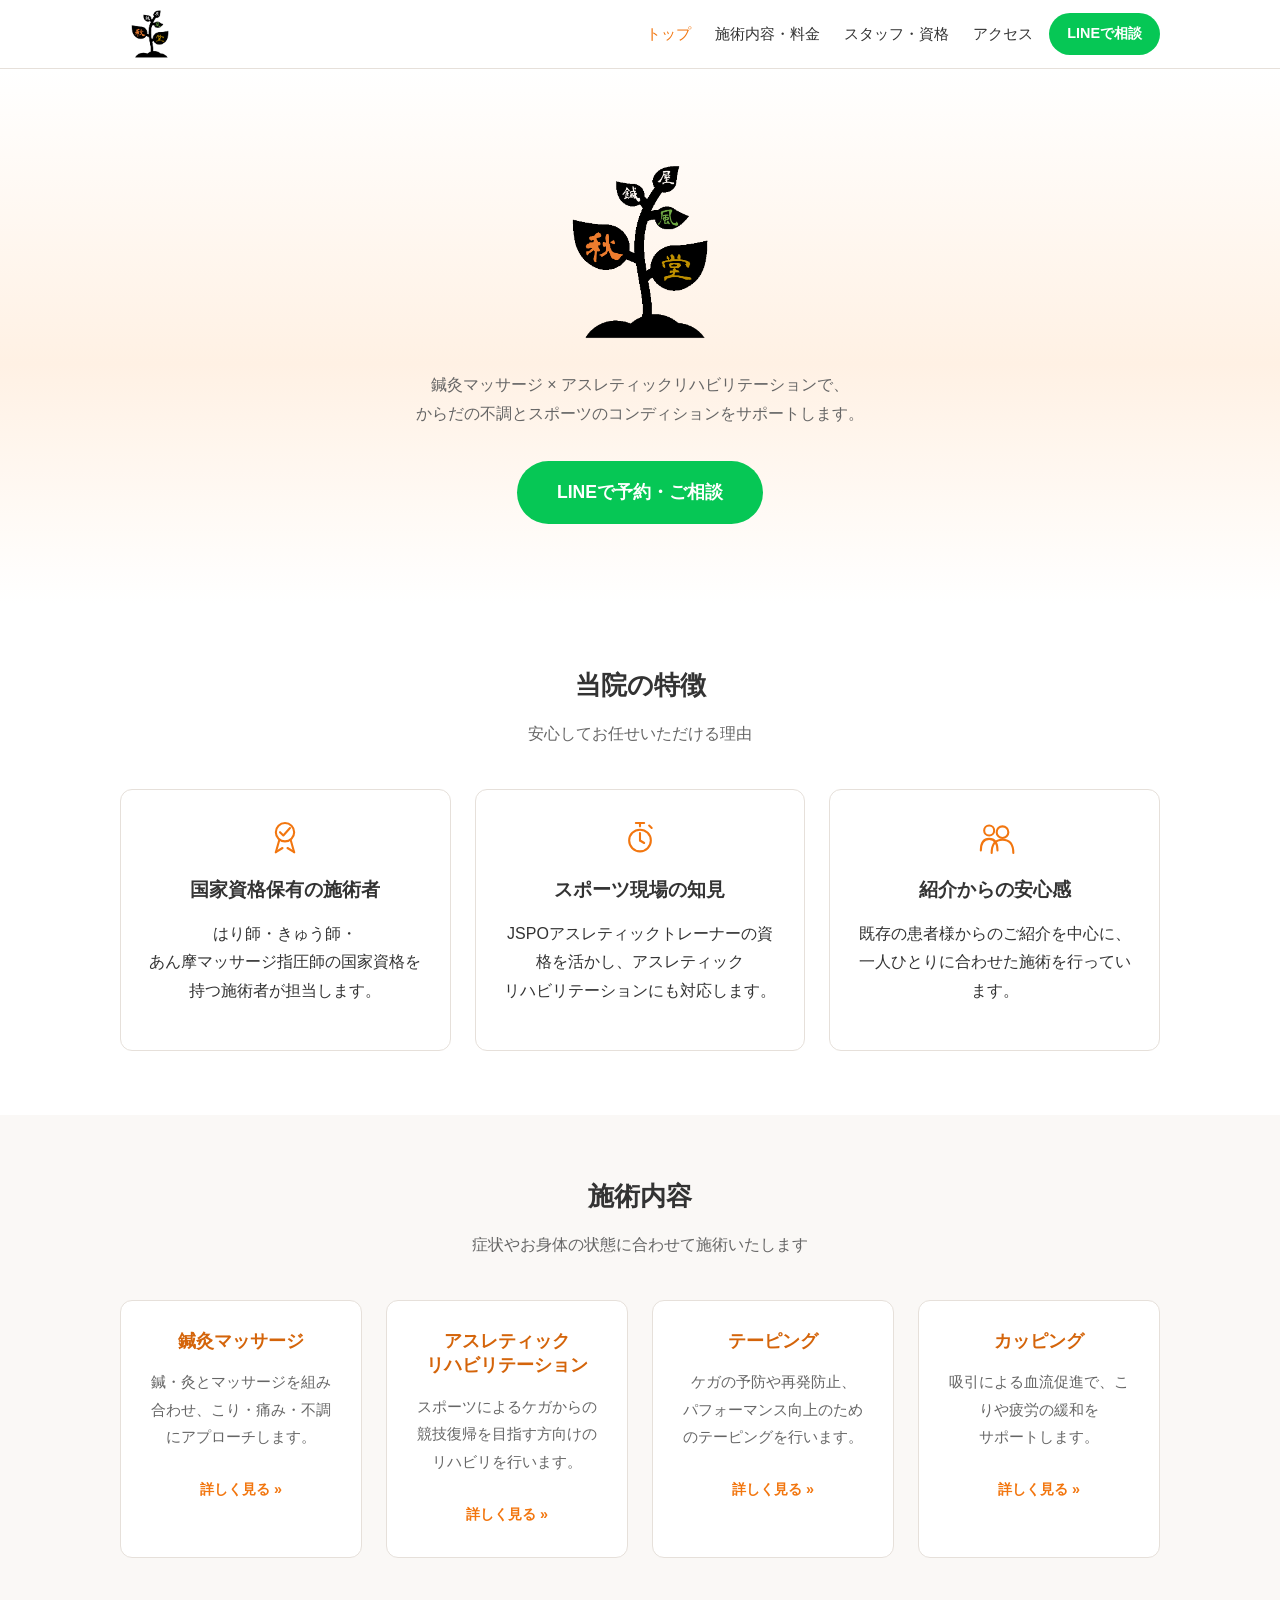
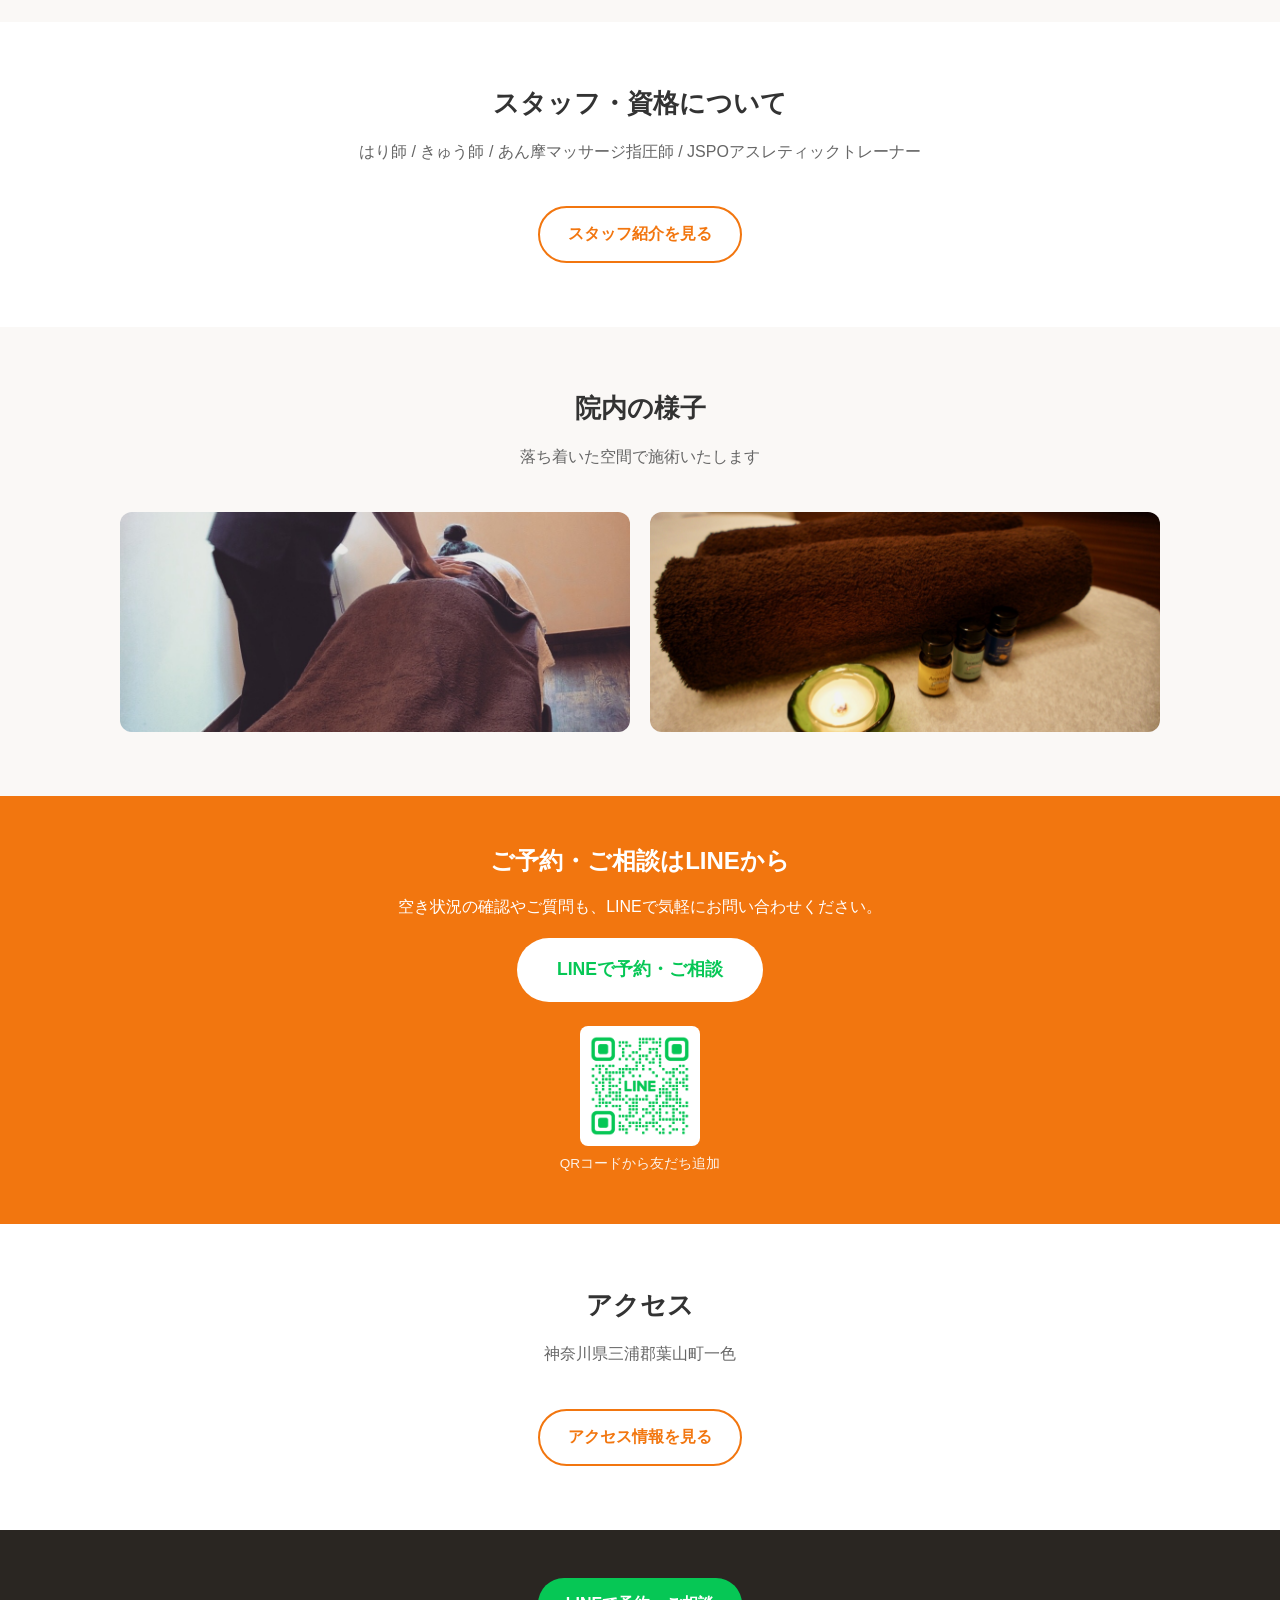
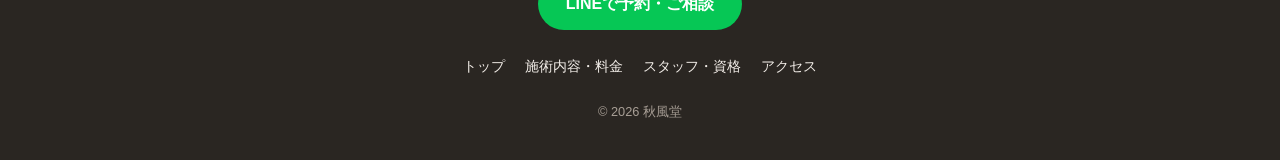
<file: index.html>
<!DOCTYPE html>
<html lang="ja">
<head>
<meta charset="UTF-8">
<meta name="viewport" content="width=device-width, initial-scale=1.0">
<title>秋風堂 | 鍼灸マッサージ・アスレティックリハビリテーション</title>
<meta name="description" content="秋風堂は、はり師・きゅう師・あん摩マッサージ指圧師・JSPOアスレティックトレーナーの資格を持つ施術者が、鍼灸マッサージからアスレティックリハビリテーション、テーピングまで対応する治療院です。ご予約・ご相談はLINEにて承っております。">
<link rel="stylesheet" href="css/style.css">
<link rel="icon" href="HP画像素材/秋風堂ロゴ.png">
</head>
<body>

<header class="site-header">
  <div class="container header-inner">
    <a href="index.html" class="logo"><img src="HP画像素材/秋風堂ロゴ_透過.png" alt="秋風堂"></a>
    <nav class="nav" id="siteNav">
      <a href="index.html" class="is-active">トップ</a>
      <a href="treatment.html">施術内容・料金</a>
      <a href="staff.html">スタッフ・資格</a>
      <a href="access.html">アクセス</a>
    </nav>
    <a href="https://lin.ee/V47Dw0py" class="btn btn-line header-line-btn" target="_blank" rel="noopener">LINEで相談</a>
    <button class="nav-toggle" id="navToggle" aria-label="メニューを開く">☰</button>
  </div>
</header>

<section class="hero">
  <div class="container hero-inner">
    <img src="HP画像素材/秋風堂ロゴ_透過.png" alt="秋風堂" class="hero-logo">
    <h1 class="visually-hidden">秋風堂</h1>
    <p class="hero-copy">
      鍼灸マッサージ × <span class="jword">アスレティック<wbr>リハビリテーション</span>で、<br>
      からだの不調と<span class="jword">スポーツ</span>の<span class="jword">コンディション</span>を<span class="jword">サポート</span>します。
    </p>
    <a href="https://lin.ee/V47Dw0py" class="btn btn-line btn-large" target="_blank" rel="noopener">LINEで予約・ご相談</a>
  </div>
</section>

<section class="section">
  <div class="container">
    <h2 class="section-title">当院の特徴</h2>
    <p class="section-lead">安心してお任せいただける理由</p>
    <div class="feature-grid">
      <div class="feature-card">
        <div class="icon">
          <svg viewBox="0 0 48 48" width="40" height="40" fill="none" stroke="currentColor" stroke-width="2.5" stroke-linecap="round" stroke-linejoin="round">
            <circle cx="24" cy="17" r="11"/>
            <polyline points="18,17 22,21 30,12"/>
            <line x1="17" y1="27" x2="13" y2="41"/>
            <line x1="13" y1="41" x2="21" y2="36"/>
            <line x1="31" y1="27" x2="35" y2="41"/>
            <line x1="35" y1="41" x2="27" y2="36"/>
          </svg>
        </div>
        <h3>国家資格保有の施術者</h3>
        <p>はり師・きゅう師・<span class="jword">あん摩マッサージ指圧師</span>の国家資格を持つ施術者が担当します。</p>
      </div>
      <div class="feature-card">
        <div class="icon">
          <svg viewBox="0 0 48 48" width="40" height="40" fill="none" stroke="currentColor" stroke-width="2.5" stroke-linecap="round" stroke-linejoin="round">
            <circle cx="24" cy="27" r="13"/>
            <line x1="24" y1="27" x2="24" y2="18"/>
            <line x1="24" y1="27" x2="29" y2="30"/>
            <line x1="19" y1="6" x2="29" y2="6"/>
            <line x1="24" y1="6" x2="24" y2="10"/>
            <line x1="35" y1="9" x2="38" y2="12"/>
          </svg>
        </div>
        <h3>スポーツ現場の知見</h3>
        <p>JSPO<span class="jword">アスレティック<wbr>トレーナー</span>の資格を活かし、<span class="jword">アスレティック<wbr>リハビリテーション</span>にも対応します。</p>
      </div>
      <div class="feature-card">
        <div class="icon">
          <svg viewBox="0 0 48 48" width="40" height="40" fill="none" stroke="currentColor" stroke-width="2.5" stroke-linecap="round" stroke-linejoin="round">
            <circle cx="17" cy="15" r="6"/>
            <path d="M7 39 Q7 25 17 25 Q27 25 27 39"/>
            <circle cx="33" cy="17" r="7"/>
            <path d="M20 42 Q20 26 33 26 Q46 26 46 42"/>
          </svg>
        </div>
        <h3>紹介からの安心感</h3>
        <p>既存の患者様からのご紹介を中心に、一人ひとりに合わせた施術を行っています。</p>
      </div>
    </div>
  </div>
</section>

<section class="section section-bg">
  <div class="container">
    <h2 class="section-title">施術内容</h2>
    <p class="section-lead">症状やお身体の状態に合わせて施術いたします</p>
    <div class="card-grid">
      <div class="card">
        <h3>鍼灸マッサージ</h3>
        <p>鍼・灸と<span class="jword">マッサージ</span>を組み合わせ、こり・痛み・不調に<span class="jword">アプローチ</span>します。</p>
        <a href="treatment.html" class="more">詳しく見る &raquo;</a>
      </div>
      <div class="card">
        <h3>アスレティック<wbr>リハビリテーション</h3>
        <p>スポーツによるケガからの競技復帰を目指す方向けのリハビリを行います。</p>
        <a href="treatment.html" class="more">詳しく見る &raquo;</a>
      </div>
      <div class="card">
        <h3>テーピング</h3>
        <p>ケガの予防や再発防止、<span class="jword">パフォーマンス</span>向上のための<span class="jword">テーピング</span>を行います。</p>
        <a href="treatment.html" class="more">詳しく見る &raquo;</a>
      </div>
      <div class="card">
        <h3>カッピング</h3>
        <p>吸引による血流促進で、こりや疲労の緩和を<span class="jword">サポート</span>します。</p>
        <a href="treatment.html" class="more">詳しく見る &raquo;</a>
      </div>
    </div>
  </div>
</section>

<section class="section">
  <div class="container">
    <h2 class="section-title">スタッフ・資格について</h2>
    <p class="section-lead">はり師 / きゅう師 / あん摩マッサージ指圧師 / JSPOアスレティックトレーナー</p>
    <div style="text-align:center;">
      <a href="staff.html" class="btn btn-outline">スタッフ紹介を見る</a>
    </div>
  </div>
</section>

<section class="section section-bg">
  <div class="container">
    <h2 class="section-title">院内の様子</h2>
    <p class="section-lead">落ち着いた空間で施術いたします</p>
    <div class="photo-grid">
      <img src="HP画像素材/マッサージ1.jpg" alt="施術の様子1">
      <img src="HP画像素材/タオル写真.jpg" alt="院内の設え">
    </div>
  </div>
</section>

<section class="cta-band">
  <div class="container">
    <h2>ご予約・ご相談はLINEから</h2>
    <p>空き状況の確認やご質問も、LINEで気軽にお問い合わせください。</p>
    <a href="https://lin.ee/V47Dw0py" class="btn btn-line btn-large" target="_blank" rel="noopener">LINEで予約・ご相談</a>
    <div class="qr-block">
      <img src="HP画像素材/LINE_QR.png" alt="LINE QRコード">
      <p>QRコードから友だち追加</p>
    </div>
  </div>
</section>

<section class="section">
  <div class="container">
    <h2 class="section-title">アクセス</h2>
    <p class="section-lead">神奈川県三浦郡葉山町一色</p>
    <div style="text-align:center;">
      <a href="access.html" class="btn btn-outline">アクセス情報を見る</a>
    </div>
  </div>
</section>

<footer class="site-footer">
  <div class="container footer-inner">
    <a href="https://lin.ee/V47Dw0py" class="btn btn-line" target="_blank" rel="noopener">LINEで予約・ご相談</a>
    <nav class="footer-nav">
      <a href="index.html">トップ</a>
      <a href="treatment.html">施術内容・料金</a>
      <a href="staff.html">スタッフ・資格</a>
      <a href="access.html">アクセス</a>
    </nav>
    <p class="copyright">&copy; 2026 秋風堂</p>
  </div>
</footer>

<script src="js/main.js"></script>
</body>
</html>
</file>
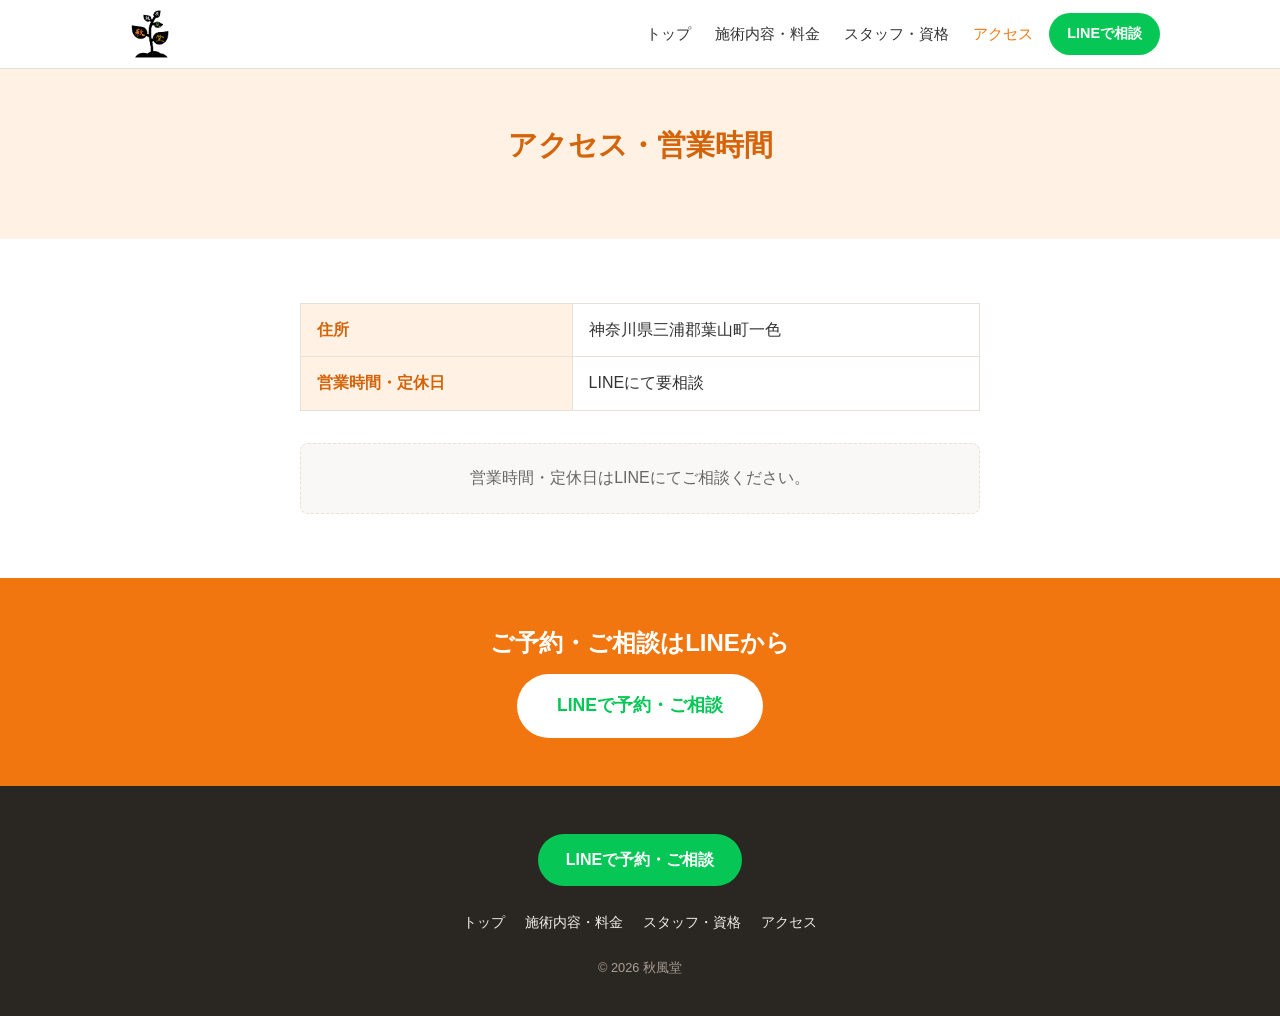
<file: access.html>
<!DOCTYPE html>
<html lang="ja">
<head>
<meta charset="UTF-8">
<meta name="viewport" content="width=device-width, initial-scale=1.0">
<title>アクセス・営業時間 | 秋風堂</title>
<meta name="description" content="秋風堂へのアクセス・営業時間のご案内です。">
<link rel="stylesheet" href="css/style.css">
<link rel="icon" href="HP画像素材/秋風堂ロゴ.png">
</head>
<body>

<header class="site-header">
  <div class="container header-inner">
    <a href="index.html" class="logo"><img src="HP画像素材/秋風堂ロゴ_透過.png" alt="秋風堂"></a>
    <nav class="nav" id="siteNav">
      <a href="index.html">トップ</a>
      <a href="treatment.html">施術内容・料金</a>
      <a href="staff.html">スタッフ・資格</a>
      <a href="access.html" class="is-active">アクセス</a>
    </nav>
    <a href="https://lin.ee/V47Dw0py" class="btn btn-line header-line-btn" target="_blank" rel="noopener">LINEで相談</a>
    <button class="nav-toggle" id="navToggle" aria-label="メニューを開く">☰</button>
  </div>
</header>

<section class="page-hero">
  <div class="container">
    <h1>アクセス・営業時間</h1>
  </div>
</section>

<section class="section">
  <div class="container">
    <table class="price-table">
      <tr>
        <th>住所</th>
        <td>神奈川県三浦郡葉山町一色</td>
      </tr>
      <tr>
        <th>営業時間・定休日</th>
        <td>LINEにて要相談</td>
      </tr>
    </table>
    <div class="notice-box">
      営業時間・定休日はLINEにてご相談ください。
    </div>
  </div>
</section>

<section class="cta-band">
  <div class="container">
    <h2>ご予約・ご相談はLINEから</h2>
    <a href="https://lin.ee/V47Dw0py" class="btn btn-line btn-large" target="_blank" rel="noopener">LINEで予約・ご相談</a>
  </div>
</section>

<footer class="site-footer">
  <div class="container footer-inner">
    <a href="https://lin.ee/V47Dw0py" class="btn btn-line" target="_blank" rel="noopener">LINEで予約・ご相談</a>
    <nav class="footer-nav">
      <a href="index.html">トップ</a>
      <a href="treatment.html">施術内容・料金</a>
      <a href="staff.html">スタッフ・資格</a>
      <a href="access.html">アクセス</a>
    </nav>
    <p class="copyright">&copy; 2026 秋風堂</p>
  </div>
</footer>

<script src="js/main.js"></script>
</body>
</html>
</file>
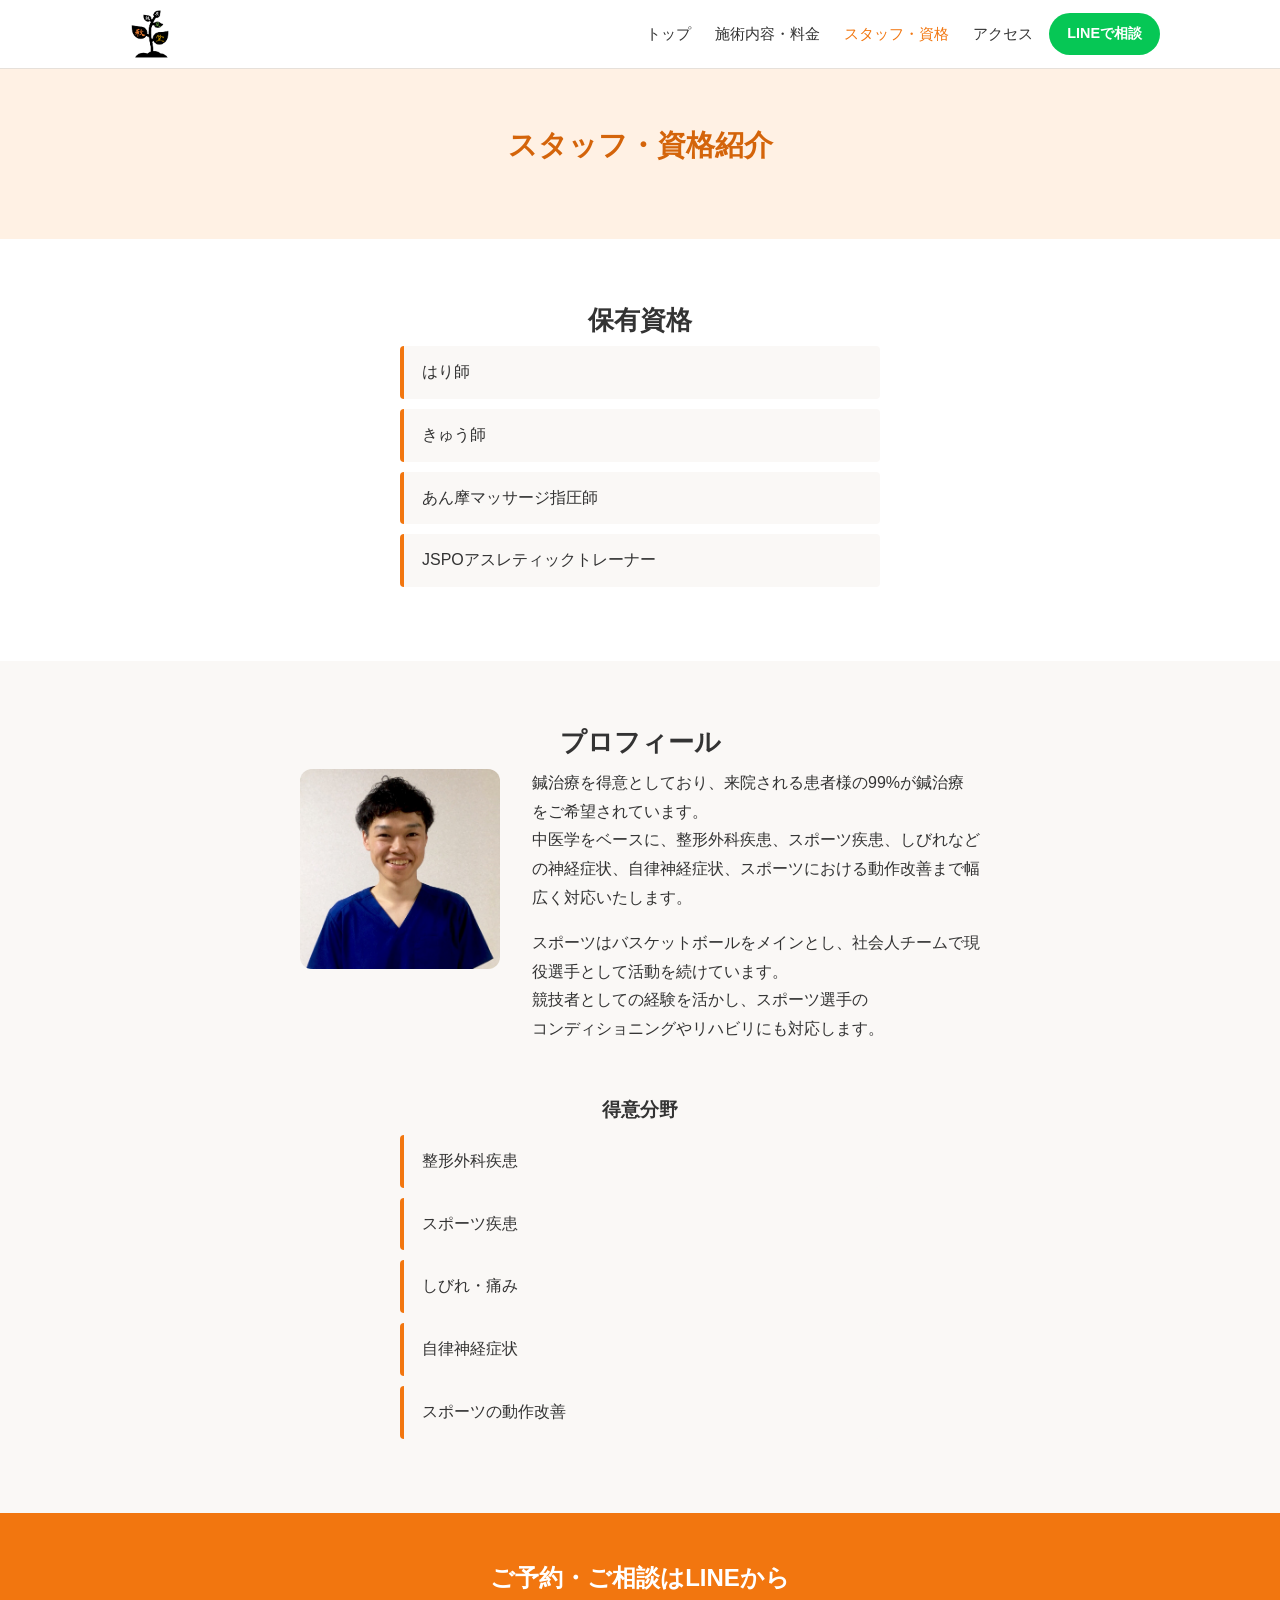
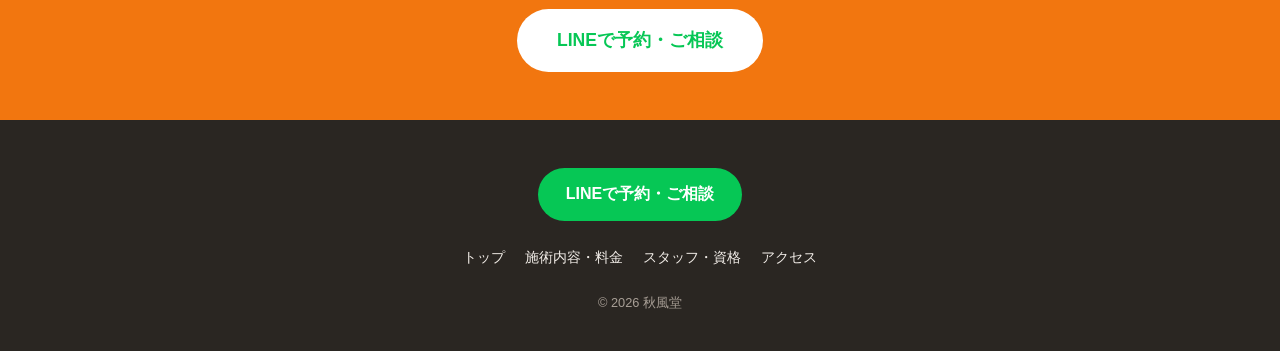
<file: staff.html>
<!DOCTYPE html>
<html lang="ja">
<head>
<meta charset="UTF-8">
<meta name="viewport" content="width=device-width, initial-scale=1.0">
<title>スタッフ・資格紹介 | 秋風堂</title>
<meta name="description" content="秋風堂のスタッフ・保有資格のご紹介です。はり師・きゅう師・あん摩マッサージ指圧師・JSPOアスレティックトレーナーの資格を保有しています。">
<link rel="stylesheet" href="css/style.css">
<link rel="icon" href="HP画像素材/秋風堂ロゴ.png">
</head>
<body>

<header class="site-header">
  <div class="container header-inner">
    <a href="index.html" class="logo"><img src="HP画像素材/秋風堂ロゴ_透過.png" alt="秋風堂"></a>
    <nav class="nav" id="siteNav">
      <a href="index.html">トップ</a>
      <a href="treatment.html">施術内容・料金</a>
      <a href="staff.html" class="is-active">スタッフ・資格</a>
      <a href="access.html">アクセス</a>
    </nav>
    <a href="https://lin.ee/V47Dw0py" class="btn btn-line header-line-btn" target="_blank" rel="noopener">LINEで相談</a>
    <button class="nav-toggle" id="navToggle" aria-label="メニューを開く">☰</button>
  </div>
</header>

<section class="page-hero">
  <div class="container">
    <h1>スタッフ・資格紹介</h1>
  </div>
</section>

<section class="section">
  <div class="container">
    <h2 class="section-title">保有資格</h2>
    <ul class="qualification-list">
      <li>はり師</li>
      <li>きゅう師</li>
      <li>あん摩マッサージ指圧師</li>
      <li>JSPOアスレティックトレーナー</li>
    </ul>
  </div>
</section>

<section class="section section-bg">
  <div class="container">
    <h2 class="section-title">プロフィール</h2>
    <div class="profile-grid">
      <img src="HP画像素材/スタッフ写真.jpg" alt="施術者">
      <div>
        <p>
          鍼治療を得意としており、来院される患者様の99%が鍼治療をご希望されています。<br>
          中医学をベースに、整形外科疾患、スポーツ疾患、しびれなどの神経症状、自律神経症状、<span class="jword">スポーツ</span>における動作改善まで幅広く対応いたします。
        </p>
        <p>
          スポーツは<span class="jword">バスケットボール</span>をメインとし、社会人チームで現役選手として活動を続けています。<br>
          競技者としての経験を活かし、<span class="jword">スポーツ</span>選手の<span class="jword">コンディショニング</span>や<span class="jword">リハビリ</span>にも対応します。
        </p>
      </div>
    </div>
    <h3 style="text-align:center;margin-top:2em;">得意分野</h3>
    <ul class="qualification-list">
      <li>整形外科疾患</li>
      <li>スポーツ疾患</li>
      <li>しびれ・痛み</li>
      <li>自律神経症状</li>
      <li>スポーツの動作改善</li>
    </ul>
  </div>
</section>

<section class="cta-band">
  <div class="container">
    <h2>ご予約・ご相談はLINEから</h2>
    <a href="https://lin.ee/V47Dw0py" class="btn btn-line btn-large" target="_blank" rel="noopener">LINEで予約・ご相談</a>
  </div>
</section>

<footer class="site-footer">
  <div class="container footer-inner">
    <a href="https://lin.ee/V47Dw0py" class="btn btn-line" target="_blank" rel="noopener">LINEで予約・ご相談</a>
    <nav class="footer-nav">
      <a href="index.html">トップ</a>
      <a href="treatment.html">施術内容・料金</a>
      <a href="staff.html">スタッフ・資格</a>
      <a href="access.html">アクセス</a>
    </nav>
    <p class="copyright">&copy; 2026 秋風堂</p>
  </div>
</footer>

<script src="js/main.js"></script>
</body>
</html>
</file>
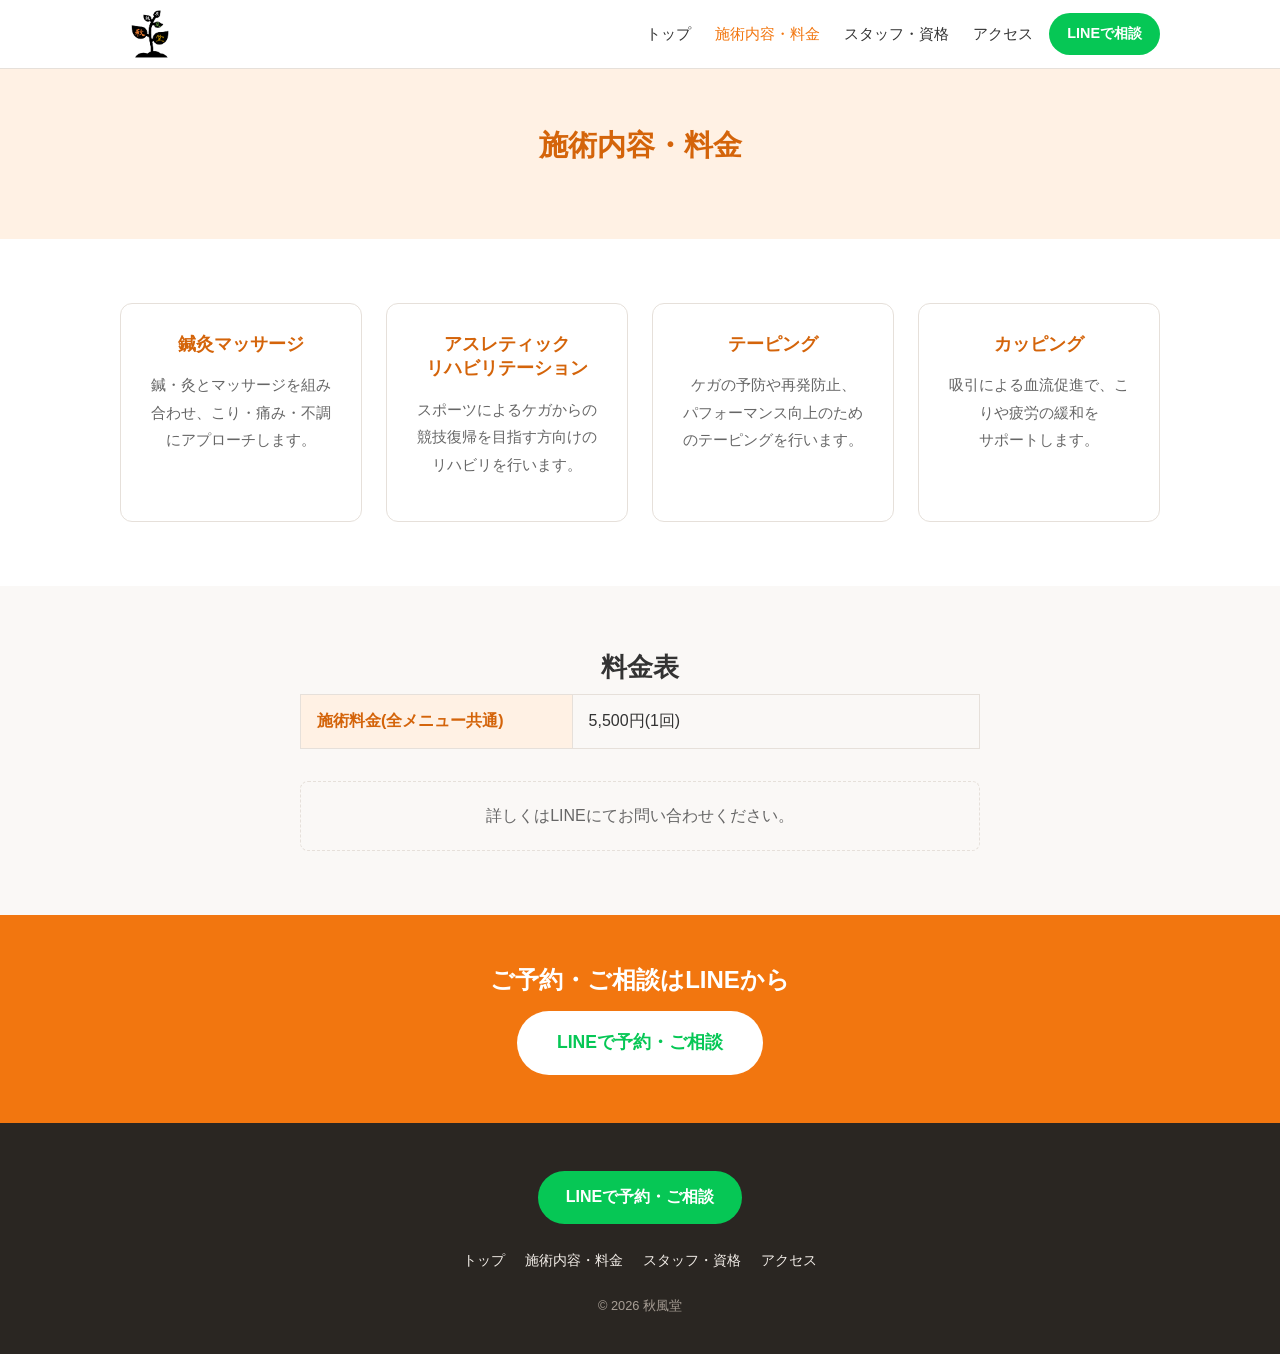
<file: treatment.html>
<!DOCTYPE html>
<html lang="ja">
<head>
<meta charset="UTF-8">
<meta name="viewport" content="width=device-width, initial-scale=1.0">
<title>施術内容・料金 | 秋風堂</title>
<meta name="description" content="秋風堂の施術内容(鍼灸マッサージ・アスレティックリハビリテーション・テーピング・カッピング)と料金のご案内です。">
<link rel="stylesheet" href="css/style.css">
<link rel="icon" href="HP画像素材/秋風堂ロゴ.png">
</head>
<body>

<header class="site-header">
  <div class="container header-inner">
    <a href="index.html" class="logo"><img src="HP画像素材/秋風堂ロゴ_透過.png" alt="秋風堂"></a>
    <nav class="nav" id="siteNav">
      <a href="index.html">トップ</a>
      <a href="treatment.html" class="is-active">施術内容・料金</a>
      <a href="staff.html">スタッフ・資格</a>
      <a href="access.html">アクセス</a>
    </nav>
    <a href="https://lin.ee/V47Dw0py" class="btn btn-line header-line-btn" target="_blank" rel="noopener">LINEで相談</a>
    <button class="nav-toggle" id="navToggle" aria-label="メニューを開く">☰</button>
  </div>
</header>

<section class="page-hero">
  <div class="container">
    <h1>施術内容・料金</h1>
  </div>
</section>

<section class="section">
  <div class="container">
    <div class="card-grid">
      <div class="card">
        <h3>鍼灸マッサージ</h3>
        <p>鍼・灸と<span class="jword">マッサージ</span>を組み合わせ、こり・痛み・不調に<span class="jword">アプローチ</span>します。</p>
      </div>
      <div class="card">
        <h3>アスレティック<wbr>リハビリテーション</h3>
        <p>スポーツによるケガからの競技復帰を目指す方向けのリハビリを行います。</p>
      </div>
      <div class="card">
        <h3>テーピング</h3>
        <p>ケガの予防や再発防止、<span class="jword">パフォーマンス</span>向上のための<span class="jword">テーピング</span>を行います。</p>
      </div>
      <div class="card">
        <h3>カッピング</h3>
        <p>吸引による血流促進で、こりや疲労の緩和を<span class="jword">サポート</span>します。</p>
      </div>
    </div>
  </div>
</section>

<section class="section section-bg">
  <div class="container">
    <h2 class="section-title">料金表</h2>
    <table class="price-table">
      <tr>
        <th>施術料金(全メニュー共通)</th>
        <td>5,500円(1回)</td>
      </tr>
    </table>
    <div class="notice-box">
      詳しくはLINEにてお問い合わせください。
    </div>
  </div>
</section>

<section class="cta-band">
  <div class="container">
    <h2>ご予約・ご相談はLINEから</h2>
    <a href="https://lin.ee/V47Dw0py" class="btn btn-line btn-large" target="_blank" rel="noopener">LINEで予約・ご相談</a>
  </div>
</section>

<footer class="site-footer">
  <div class="container footer-inner">
    <a href="https://lin.ee/V47Dw0py" class="btn btn-line" target="_blank" rel="noopener">LINEで予約・ご相談</a>
    <nav class="footer-nav">
      <a href="index.html">トップ</a>
      <a href="treatment.html">施術内容・料金</a>
      <a href="staff.html">スタッフ・資格</a>
      <a href="access.html">アクセス</a>
    </nav>
    <p class="copyright">&copy; 2026 秋風堂</p>
  </div>
</footer>

<script src="js/main.js"></script>
</body>
</html>
</file>
<file: css/style.css>
/* ===== 秋風堂 共通スタイル ===== */

:root {
  --color-primary: #f2760f;      /* オレンジ(メインカラー) */
  --color-primary-dark: #d4640a;
  --color-primary-soft: #fff1e4;
  --color-line: #06c755;         /* LINE公式カラー */
  --color-text: #333333;
  --color-text-soft: #666666;
  --color-bg: #ffffff;
  --color-bg-soft: #faf8f6;
  --color-border: #e6e0da;
  --font-base: "Hiragino Sans", "Hiragino Kaku Gothic ProN", "Yu Gothic",
    "Meiryo", sans-serif;
  --container-width: 1080px;
}

* {
  box-sizing: border-box;
}

html {
  scroll-behavior: smooth;
}

body {
  margin: 0;
  font-family: var(--font-base);
  color: var(--color-text);
  background: var(--color-bg);
  line-height: 1.8;
  overflow-wrap: break-word;
}

/* 見出しやボタンなど短いテキストは、熟語・カタカナ語の
   まとまりを保ったまま改行する。長い地の文には適用しない
   (句読点の少ない一文がまるごと1語扱いになり、はみ出し防止で
   かえって単語の途中が強制的に割れてしまうため)。地の文の中の
   長い熟語・カタカナ語は個別に .jword で囲んで対応する。 */
h1,
h2,
h3,
.section-lead,
.nav a,
.footer-nav a,
.btn,
.price-table th,
.price-table td,
.qualification-list li,
.jword {
  word-break: keep-all;
}

img {
  max-width: 100%;
  display: block;
}

a {
  color: inherit;
  text-decoration: none;
}

h1,
h2,
h3 {
  line-height: 1.4;
  margin: 0 0 0.6em;
}

.container {
  width: 100%;
  max-width: var(--container-width);
  margin: 0 auto;
  padding: 0 20px;
}

.section {
  padding: 64px 0;
}

.section-bg {
  background: var(--color-bg-soft);
}

.section-title {
  text-align: center;
  font-size: 1.6rem;
  margin-bottom: 0.3em;
}

.section-lead {
  text-align: center;
  color: var(--color-text-soft);
  margin-bottom: 2.5em;
}

/* ===== ボタン ===== */

.btn {
  display: inline-block;
  padding: 12px 28px;
  border-radius: 999px;
  font-weight: bold;
  white-space: nowrap;
}

.btn-line {
  background: var(--color-line);
  color: #fff;
}

.btn-line:hover {
  opacity: 0.9;
}

.btn-large {
  padding: 16px 40px;
  font-size: 1.1rem;
}

.btn-outline {
  border: 2px solid var(--color-primary);
  color: var(--color-primary);
}

.btn-outline:hover {
  background: var(--color-primary-soft);
}

/* ===== ヘッダー ===== */

.site-header {
  position: sticky;
  top: 0;
  z-index: 100;
  background: rgba(255, 255, 255, 0.96);
  border-bottom: 1px solid var(--color-border);
}

.header-inner {
  display: flex;
  align-items: center;
  justify-content: space-between;
  height: 68px;
  gap: 16px;
}

.logo {
  display: flex;
  align-items: center;
  font-size: 1.3rem;
  font-weight: bold;
  color: var(--color-primary);
  letter-spacing: 0.05em;
}

.logo img {
  height: 56px;
  width: auto;
}

.nav {
  display: flex;
  gap: 24px;
  margin-left: auto;
}

.nav a {
  font-size: 0.95rem;
}

.nav a:hover,
.nav a.is-active {
  color: var(--color-primary);
}

.header-line-btn {
  padding: 8px 18px;
  font-size: 0.9rem;
}

.nav-toggle {
  display: none;
  background: none;
  border: none;
  font-size: 1.6rem;
  line-height: 1;
  cursor: pointer;
  color: var(--color-primary);
}

/* ===== ヒーロー ===== */

.hero {
  background: linear-gradient(180deg, #fff, var(--color-primary-soft) 55%, #fff);
  padding: 80px 0;
  text-align: center;
}

.hero h1 {
  font-size: 2.2rem;
  color: var(--color-primary-dark);
}

.hero-logo {
  width: 220px;
  margin: 0 auto 0.6em;
}

.hero-copy {
  color: var(--color-text-soft);
  margin-bottom: 2em;
}

.visually-hidden {
  position: absolute;
  width: 1px;
  height: 1px;
  margin: -1px;
  padding: 0;
  overflow: hidden;
  clip: rect(0, 0, 0, 0);
  white-space: nowrap;
  border: 0;
}

/* ===== ページヒーロー(下層ページ用) ===== */

.page-hero {
  background: var(--color-primary-soft);
  padding: 56px 0;
  text-align: center;
}

.page-hero h1 {
  font-size: 1.8rem;
  color: var(--color-primary-dark);
}

/* ===== ギャラリー写真 ===== */

.photo-grid {
  display: grid;
  grid-template-columns: repeat(auto-fit, minmax(240px, 1fr));
  gap: 20px;
}

.photo-grid img {
  width: 100%;
  height: 220px;
  object-fit: cover;
  border-radius: 12px;
}

/* ===== プロフィール(写真+テキスト) ===== */

.profile-grid {
  display: grid;
  grid-template-columns: 200px 1fr;
  gap: 32px;
  align-items: start;
  max-width: 680px;
  margin: 0 auto;
}

.profile-grid img {
  width: 100%;
  border-radius: 12px;
}

.profile-grid p {
  margin-top: 0;
}

/* ===== LINE QRコード ===== */

.qr-block {
  text-align: center;
  margin-top: 24px;
}

.qr-block img {
  width: 120px;
  height: 120px;
  border-radius: 8px;
  background: #fff;
  padding: 6px;
  margin: 0 auto 6px;
}

.qr-block p {
  font-size: 0.85rem;
  opacity: 0.9;
  margin: 0;
}

/* ===== 特徴カード ===== */

.feature-grid {
  display: grid;
  grid-template-columns: repeat(3, 1fr);
  gap: 24px;
}

.card-grid {
  display: grid;
  grid-template-columns: repeat(auto-fit, minmax(220px, 1fr));
  gap: 24px;
}

.feature-card,
.card {
  background: #fff;
  border: 1px solid var(--color-border);
  border-radius: 12px;
  padding: 28px 24px;
  text-align: center;
}

.feature-card .icon {
  color: var(--color-primary);
  margin-bottom: 0.6em;
}

.card h3 {
  color: var(--color-primary-dark);
  font-size: 1.1rem;
}

.card p {
  color: var(--color-text-soft);
  font-size: 0.95rem;
}

.card .more {
  display: inline-block;
  margin-top: 0.8em;
  color: var(--color-primary);
  font-weight: bold;
  font-size: 0.9rem;
}

/* ===== CTA帯 ===== */

.cta-band {
  background: var(--color-primary);
  color: #fff;
  text-align: center;
  padding: 48px 0;
}

.cta-band h2 {
  color: #fff;
}

.cta-band .btn-line {
  background: #fff;
  color: var(--color-line);
}

/* ===== 資格リスト ===== */

.qualification-list {
  list-style: none;
  padding: 0;
  margin: 0 auto;
  max-width: 480px;
}

.qualification-list li {
  background: var(--color-bg-soft);
  border-left: 4px solid var(--color-primary);
  padding: 12px 18px;
  margin-bottom: 10px;
  border-radius: 4px;
}

/* ===== 料金表 ===== */

.price-table {
  width: 100%;
  border-collapse: collapse;
  margin: 0 auto 2em;
  max-width: 680px;
}

.price-table th,
.price-table td {
  border: 1px solid var(--color-border);
  padding: 12px 16px;
  text-align: left;
}

.price-table th {
  background: var(--color-primary-soft);
  color: var(--color-primary-dark);
  width: 40%;
}

.notice-box {
  background: var(--color-bg-soft);
  border: 1px dashed var(--color-border);
  border-radius: 8px;
  padding: 20px;
  color: var(--color-text-soft);
  text-align: center;
  max-width: 680px;
  margin: 0 auto;
}

/* ===== フッター ===== */

.site-footer {
  background: #2a2622;
  color: #f2ede8;
  padding: 48px 0 24px;
  text-align: center;
}

.footer-inner .btn-line {
  margin-bottom: 24px;
}

.footer-nav {
  display: flex;
  justify-content: center;
  gap: 20px;
  margin-bottom: 20px;
  flex-wrap: wrap;
}

.footer-nav a {
  color: #f2ede8;
  font-size: 0.9rem;
}

.footer-nav a:hover {
  color: var(--color-primary);
}

.copyright {
  color: #a89f96;
  font-size: 0.8rem;
}

/* ===== レスポンシブ ===== */

@media (max-width: 800px) {
  .feature-grid,
  .card-grid {
    grid-template-columns: 1fr;
  }
}

@media (max-width: 680px) {
  .nav {
    position: absolute;
    top: 68px;
    left: 0;
    right: 0;
    background: #fff;
    flex-direction: column;
    gap: 0;
    border-bottom: 1px solid var(--color-border);
    display: none;
  }

  .nav.is-open {
    display: flex;
  }

  .nav a {
    padding: 14px 20px;
    border-top: 1px solid var(--color-border);
  }

  .header-line-btn {
    display: none;
  }

  .nav-toggle {
    display: block;
  }

  .hero h1 {
    font-size: 1.7rem;
  }

  .price-table th {
    width: 50%;
  }

  .photo-grid {
    grid-template-columns: 1fr;
  }

  .profile-grid {
    grid-template-columns: 1fr;
  }

  .profile-grid img {
    max-width: 220px;
    margin: 0 auto;
  }
}
</file>
